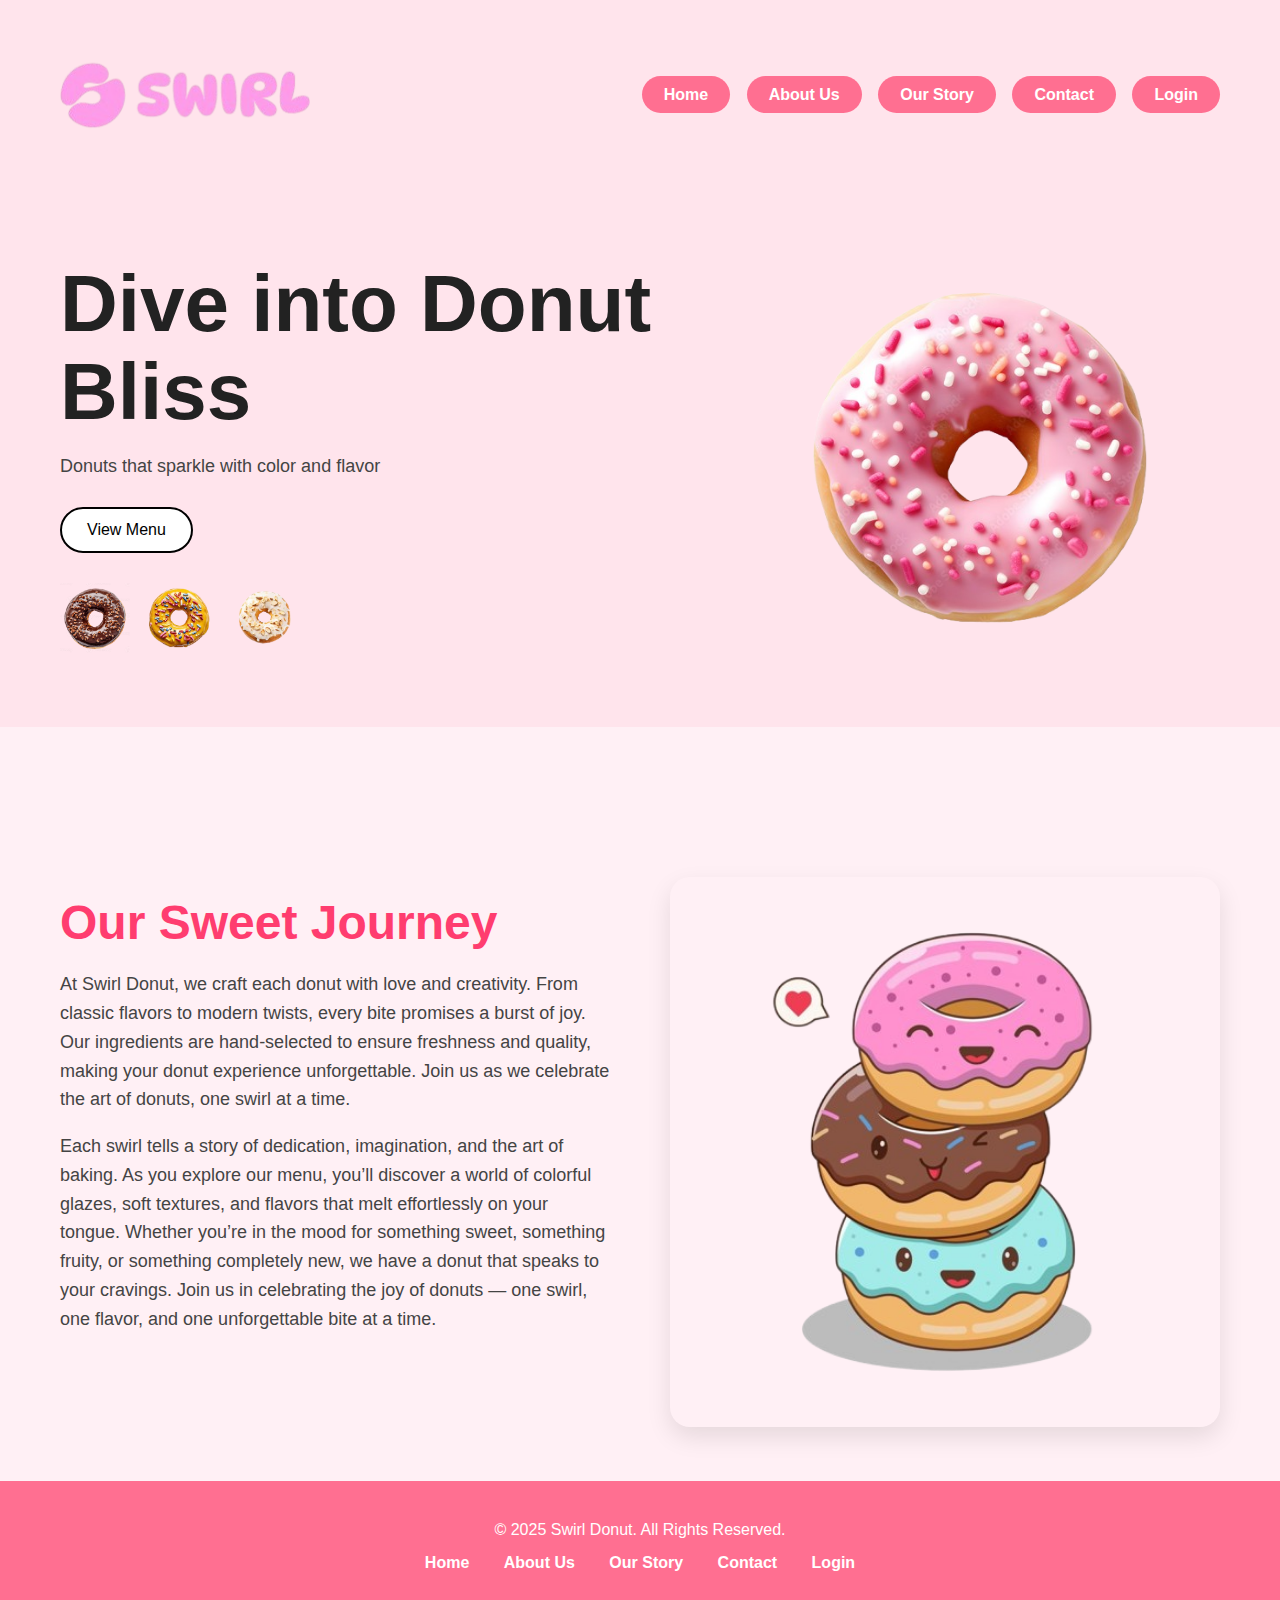
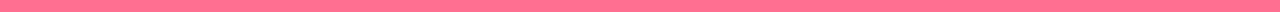
<file: index.html>
<!DOCTYPE html>
<html lang="en">
   <head>
      <meta charset="UTF-8">
      <title>Swirl</title>
      <link rel="stylesheet" href="style.css">
   </head>
   <body>
      <!-- NAVBAR -->
      <header class="navbar">
         <div class="logo-area">
            <img src="logo2.png" alt="Logo" class="logo">
         </div>
         <nav>
            <a href="index.html" class="nav-btn">Home</a>
            <a href="about-us.html" class="nav-btn">About Us</a>
            <a href="index.html#story" class="nav-btn">Our Story</a>
            <a href="contact.html" class="nav-btn">Contact</a>
            <a href="#" id="loginBtn" class="nav-btn">Login</a>
         </nav>
      </header>
      <!-- HERO SECTION -->
      <section class="hero" id="home">
         <div class="left">
            <h1>Dive into Donut Bliss</h1>
            <p class="desc">
               Donuts that sparkle with color and flavor
            </p>
            <div class="buttons">
               <a href="menu.html" ><button class="menu-btn">View Menu</button></a>
            </div>
            <div class="small-donuts">
               <img src="donut1.png" alt="">
               <img src="donut2.png" alt="">
               <img src="donut3.png" alt="">
            </div>
         </div>
         <div class="right">
            <img src="main-donut.png" class="big-donut" alt="">
         </div>
         <!-- LOGIN POPUP -->
         <div id="loginPopup" class="popup-overlay">
            <div class="popup-box">
               <h2>Login</h2>
               <label>Email</label>
               <input type="email" id="emailInput" placeholder="Enter your email">
               <label>Password</label>
               <input type="password" id="passInput" placeholder="Enter your password">
               <div class="popup-buttons">
                  <button id="closePopup">Cancel</button>
                  <button id="loginSubmit">Login</button>
               </div>
            </div>
         </div>
      </section>
      <!-- ABOUT / INFO SECTION -->
      <section class="info-section" id="story">
         <div class="info-content">
            <div class="info-text">
               <h2>Our Sweet Journey</h2>
               <p>
                  At Swirl Donut, we craft each donut with love and creativity. From classic flavors to modern twists,
                  every bite promises a burst of joy. Our ingredients are hand-selected to ensure freshness and 
                  quality, making your donut experience unforgettable. Join us as we celebrate the art of donuts, 
                  one swirl at a time.
               </p>
               <br>
               <p>
                  Each swirl tells a story of dedication, imagination, and the art of baking. As you 
                  explore our menu, you’ll discover a world of colorful glazes, soft textures, 
                  and flavors that melt effortlessly on your tongue. Whether you’re in the mood 
                  for something sweet, something fruity, or something completely new, we have a donut 
                  that speaks to your cravings. Join us in celebrating the joy of donuts — one swirl, 
                  one flavor, and one unforgettable bite at a time.
               </p>
            </div>
            <div class="info-image">
               <img src="donut6.png" alt="Delicious Donut">
            </div>
         </div>
      </section>
      <!-- FOOTER -->
      <footer class="site-footer">
         <div class="footer-content">
            <p>&copy; 2025 Swirl Donut. All Rights Reserved.</p>
            <div class="footer-links">
               <a href="index.html">Home</a>
               <a href="about-us.html">About Us</a>
               <a href="#story">Our Story</a>
               <a href="contact.html">Contact</a>
               <a href="#">Login</a>
            </div>
         </div>
      </footer>
      <script src="script.js"></script>
   </body>
</html>
</file>
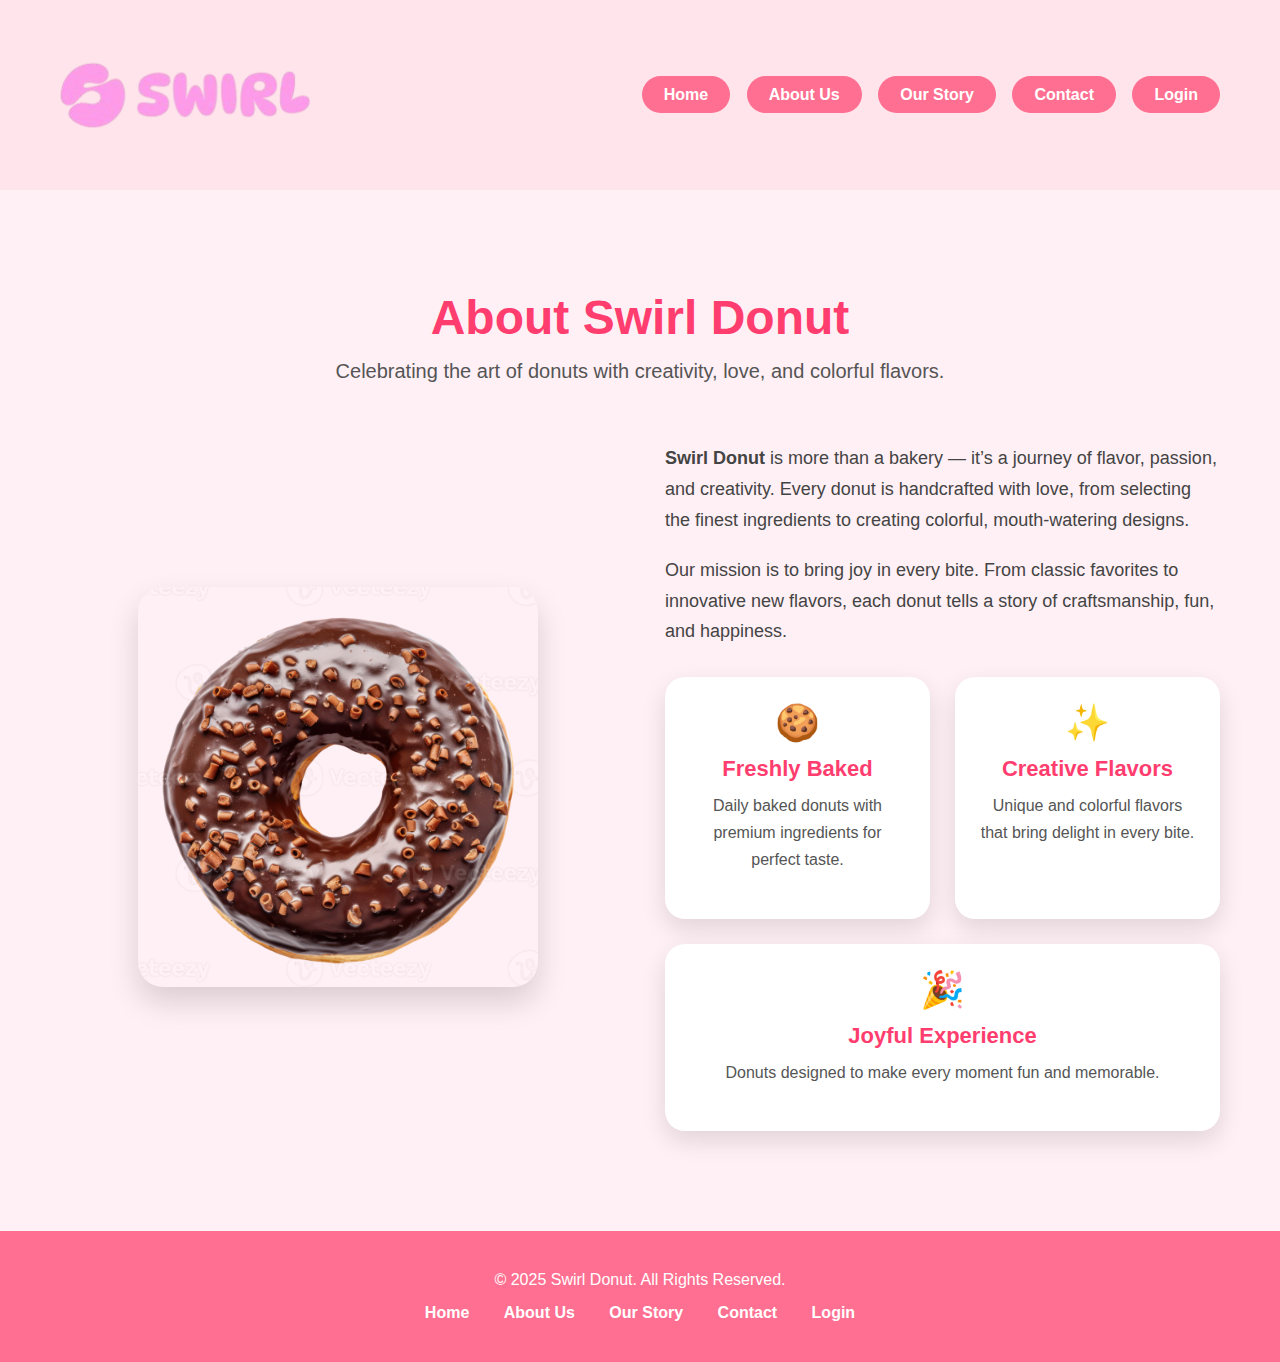
<file: about-us.html>
<!DOCTYPE html>
<html lang="en">
   <head>
      <meta charset="UTF-8">
      <title>About Us - Swirl Donut</title>
      <link rel="stylesheet" href="style.css">
   </head>
   <body>
      <!-- NAVBAR -->
      <header class="navbar">
         <div class="logo-area">
            <img src="logo2.png" alt="Logo" class="logo">
         </div>
         <nav>
            <a href="index.html" class="nav-btn">Home</a>
            <a href="about-us.html" class="nav-btn">About Us</a>
            <a href="index.html#story" class="nav-btn">Our Story</a>
            <a href="contact.html" class="nav-btn">Contact</a>
            <a href="#" id="loginBtn" class="nav-btn">Login</a>
         </nav>
      </header>
      <section class="about-pro" id="about">
         <div class="container">
            <!-- Header -->
            <div class="about-header">
               <h2>About Swirl Donut</h2>
               <p>Celebrating the art of donuts with creativity, love, and colorful flavors.</p>
            </div>
            <!-- Content -->
            <div class="about-content">
               <!-- Left Image -->
               <div class="about-img">
                  <img src="donut1.png" alt="About Donut">
               </div>
               <!-- Right Text & Highlights -->
               <div class="about-text">
                  <p>
                     <b>Swirl Donut</b> is more than a bakery — it’s a journey of flavor, passion, and creativity.  
                     Every donut is handcrafted with love, from selecting the finest ingredients  
                     to creating colorful, mouth-watering designs.
                  </p>
                  <p>
                     Our mission is to bring joy in every bite. From classic favorites to innovative new flavors,  
                     each donut tells a story of craftsmanship, fun, and happiness.
                  </p>
                  <!-- Highlights -->
                  <div class="about-highlights">
                     <div class="highlight">
                        <span class="icon">&#x1F36A;</span>
                        <h4>Freshly Baked</h4>
                        <p>Daily baked donuts with premium ingredients for perfect taste.</p>
                     </div>
                     <div class="highlight">
                        <span class="icon">&#x2728;</span>
                        <h4>Creative Flavors</h4>
                        <p>Unique and colorful flavors that bring delight in every bite.</p>
                     </div>
                     <div class="highlight">
                        <span class="icon">&#x1F389;</span>
                        <h4>Joyful Experience</h4>
                        <p>Donuts designed to make every moment fun and memorable.</p>
                     </div>
                  </div>
               </div>
            </div>
         </div>
      </section>
      <!-- FOOTER -->
      <footer class="site-footer">
         <div class="footer-content">
            <p>&copy; 2025 Swirl Donut. All Rights Reserved.</p>
            <div class="footer-links">
               <a href="index.html">Home</a>
               <a href="about-us.html">About Us</a>
               <a href="#story">Our Story</a>
               <a href="contact.html">Contact</a>
               <a href="#">Login</a>
            </div>
         </div>
      </footer>
      <script src="script.js"></script>
   </body>
</html>
</file>
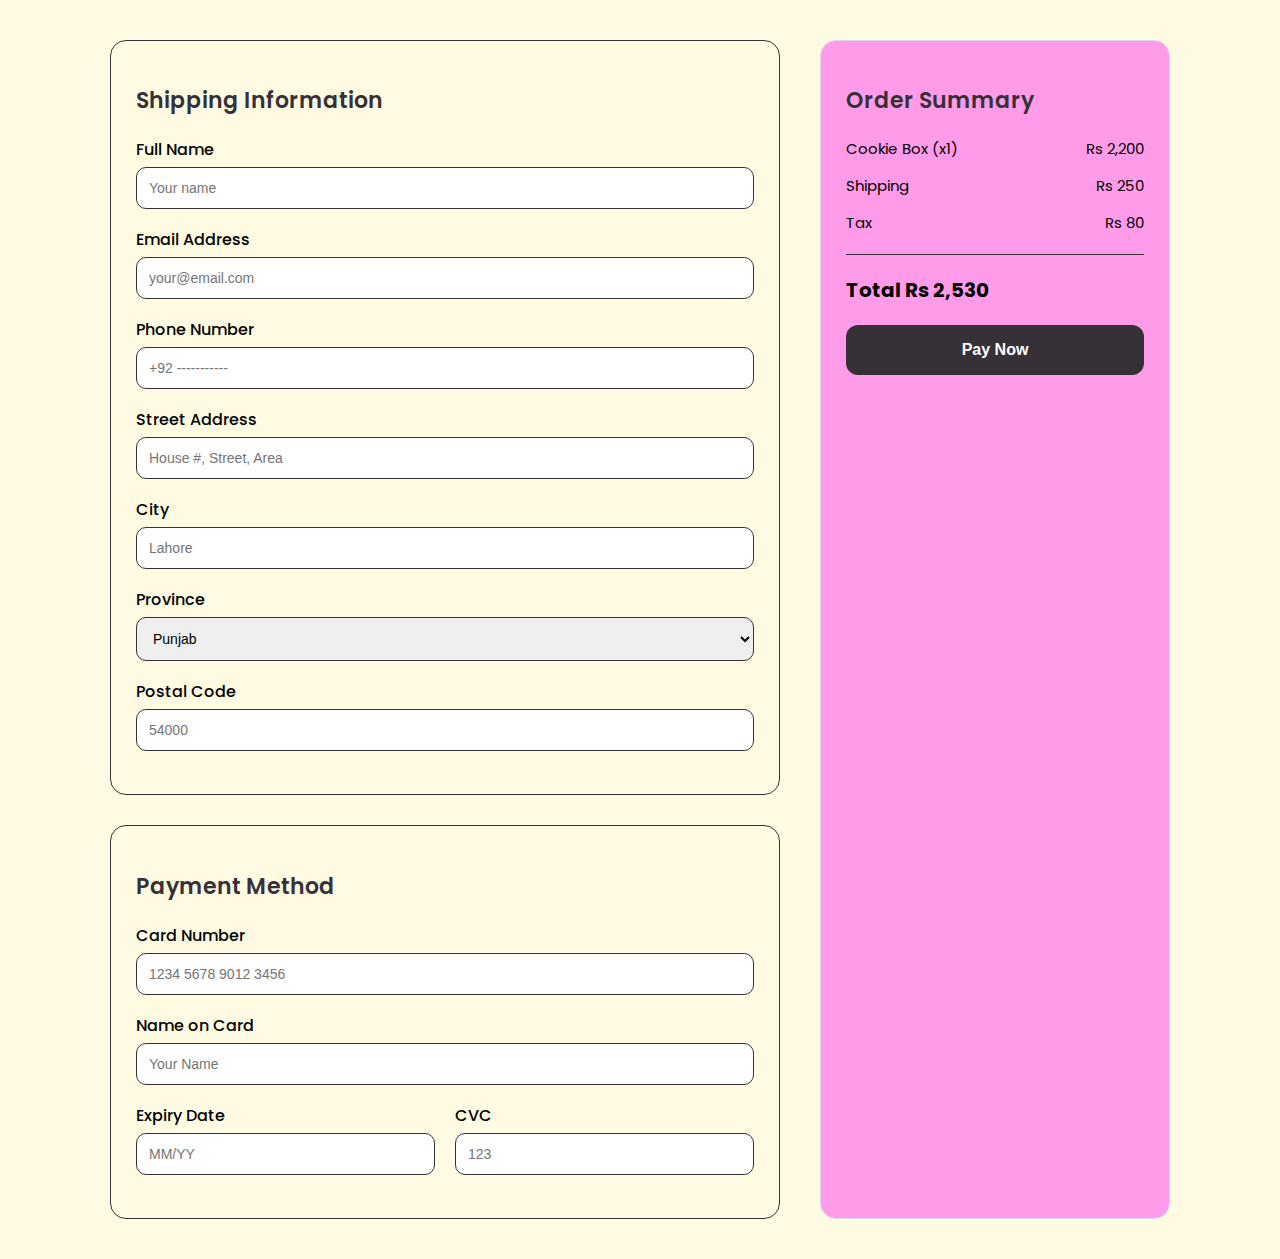
<file: Checkout.html>
<!doctype html>
<html lang="en">
<head>
<meta charset="utf-8" />
<meta name="viewport" content="width=device-width,initial-scale=1" />
<title>Checkout</title>

<link href="https://fonts.googleapis.com/css2?family=Poppins:wght@300;400;500;600;700&display=swap" rel="stylesheet">

<style>
  :root{
    --offwhite: #fffbe2;
    --pink: #ff9be9;
    --black: #363137;
  }

  * { box-sizing: border-box; }
  body {
    margin: 0;
    font-family: "Poppins", sans-serif;
    background:var(--offwhite);
    color: var(--text-dark);
  }

  .container {
    max-width: 1100px;
    margin: 40px auto;
    padding: 0 20px;
    display: grid;
    grid-template-columns: 1fr 350px;
    gap: 40px;
  }

  /* Section titles */
  h2 {
    font-size: 22px;
    font-weight: 600;
    color: var(--black);
    margin-bottom: 20px;
  }

  .section {
    border: 1px solid var(--black);
    padding: 25px;
    border-radius: 16px;
  }

  label {
    font-weight: 500;
    margin-bottom: 5px;
    display: block;
  }

  input, select {
    width: 100%;
    padding: 12px;
    border-radius: 10px;
    border: 1px solid var(--black);
    outline: none;
    margin-bottom: 18px;
    font-size: 14px;
  }

  input:focus, select:focus {
    border-color: var(--black);
  }

  /* Order summary box */
  .summary {
    background: var(--pink);
    padding: 25px;
    border-radius: 16px;
    border: 1px solid #d9d9ef;
  }

  .summary-item {
    display: flex;
    justify-content: space-between;
    margin: 14px 0;
    font-size: 15px;
  }

  .summary-total {
    font-size: 20px;
    font-weight: 700;
    margin-top: 20px;
    border-top: 1px solid var(--black);
    padding-top: 20px;
  }

  .btn-pay {
    width: 100%;
    background: var(--black);
    color: #fff;
    padding: 16px;
    border: none;
    border-radius: 12px;
    font-size: 16px;
    font-weight: 600;
    cursor: pointer;
    margin-top: 20px;
  }

  .btn-pay:hover {
    background: grey;
  }

  /* Mobile responsive */
  @media (max-width: 900px) {
    .container {
      grid-template-columns: 1fr;
    }
  }
</style>
</head>
<body>

<div class="container">

  <!-- LEFT SIDE : FORM -->
  <div>

    <!-- Shipping -->
    <div class="section">
      <h2>Shipping Information</h2>

      <label>Full Name</label>
      <input type="text" placeholder="Your name">

      <label>Email Address</label>
      <input type="email" placeholder="your@email.com">

      <label>Phone Number</label>
      <input type="text" placeholder="+92 -----------">

      <label>Street Address</label>
      <input type="text" placeholder="House #, Street, Area">

      <label>City</label>
      <input type="text" placeholder="Lahore">

      <label>Province</label>
      <select>
        <option>Punjab</option>
        <option>Sindh</option>
        <option>KPK</option>
        <option>Balochistan</option>
        <option>Gilgit Baltistan</option>
      </select>

      <label>Postal Code</label>
      <input type="text" placeholder="54000">

    </div>

    <!-- Payment -->
    <div class="section" style="margin-top:30px;">
      <h2>Payment Method</h2>

      <label>Card Number</label>
      <input type="text" placeholder="1234 5678 9012 3456">

      <label>Name on Card</label>
      <input type="text" placeholder="Your Name">

      <div style="display:flex; gap:20px;">
        <div style="flex:1;">
          <label>Expiry Date</label>
          <input type="text" placeholder="MM/YY">
        </div>
        <div style="flex:1;">
          <label>CVC</label>
          <input type="text" placeholder="123">
        </div>
      </div>
    </div>

  </div>

  <!-- RIGHT SIDE : ORDER SUMMARY -->
  <div class="summary">

    <h2>Order Summary</h2>

    <div class="summary-item">
      <span>Cookie Box (x1)</span>
      <span>Rs 2,200</span>
    </div>
    <div class="summary-item">
      <span>Shipping</span>
      <span>Rs 250</span>
    </div>
    <div class="summary-item">
      <span>Tax</span>
      <span>Rs 80</span>
    </div>

    <div class="summary-total">
      <span>Total</span>
      <span>Rs 2,530</span>
    </div>

    <button class="btn-pay">Pay Now</button>

  </div>

</div>

</body>
</html>
</file>
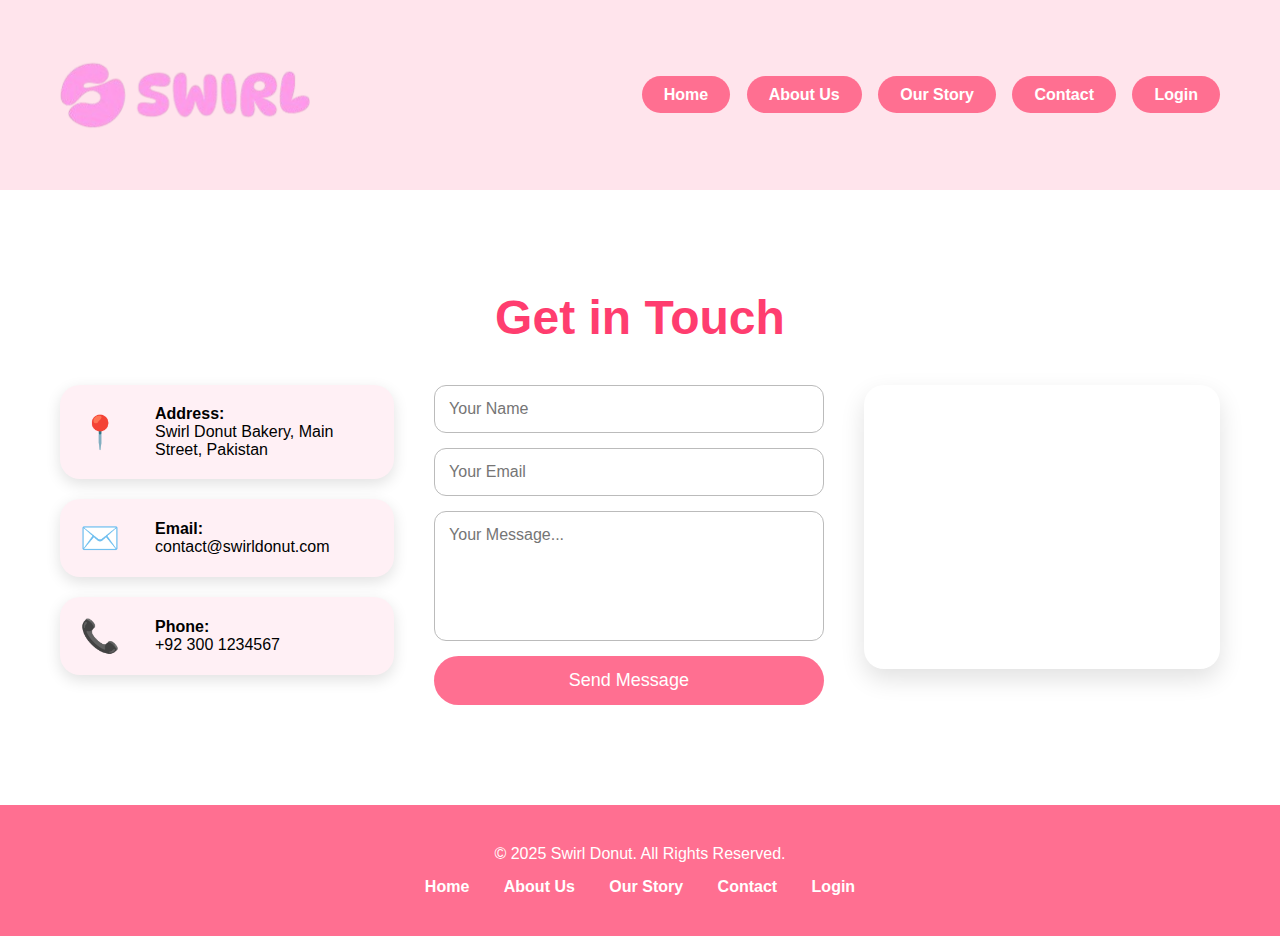
<file: contact.html>
<!DOCTYPE html>
<html lang="en">
   <head>
      <meta charset="UTF-8">
      <title>Contact Us - Swirl Donut</title>
      <link rel="stylesheet" href="style.css">
   </head>
   <body>
      <!-- NAVBAR -->
      <header class="navbar">
         <div class="logo-area">
            <img src="logo2.png" alt="Logo" class="logo">
         </div>
         <nav>
            <a href="index.html" class="nav-btn">Home</a>
            <a href="about-us.html" class="nav-btn">About Us</a>
            <a href="index.html#story" class="nav-btn">Our Story</a>
            <a href="contact.html" class="nav-btn">Contact</a>
            <a href="#" id="loginBtn" class="nav-btn">Login</a>
         </nav>
      </header>
      <section class="contact-pro" id="contact">
         <h2>Get in Touch</h2>
         <div class="contact-container">
            <!-- CONTACT INFO -->
            <div class="contact-info">
               <div class="info-item">
                  <span class="icon">&#x1F4CD;</span>
                  <p><b>Address:</b><br> Swirl Donut Bakery, Main Street, Pakistan</p>
               </div>
               <div class="info-item">
                  <span class="icon">&#x2709;&#xFE0F;</span>
                  <p><b>Email:</b><br> contact@swirldonut.com</p>
               </div>
               <div class="info-item">
                  <span class="icon">&#x1F4DE;</span>
                  <p><b>Phone:</b><br> +92 300 1234567</p>
               </div>
            </div>
            <!-- CONTACT FORM -->
            <form class="contact-form-pro">
               <input type="text" placeholder="Your Name" required>
               <input type="email" placeholder="Your Email" required>
               <textarea placeholder="Your Message..." required></textarea>
               <button type="submit" class="send-btn-pro">Send Message</button>
            </form>
            <!-- MAP AREA -->
            <div class="contact-map">
               <iframe 
                  src="https://www.google.com/maps/embed?pb=!1m18!1m12!1m3!1d3621.292873665997!2d67.0305!3d24.8607!2m3!1f0!2f0!3f0!3m2!1i1024!2i768!4f13.1!3m3!1m2!1s0x0%3A0x0!2zMjTCsDUxJzM4LjUiTiA2N8KwMDEnNDkuOCJF!5e0!3m2!1sen!2s!4v123456789"
                  width="100%" height="280" style="border:0;" allowfullscreen="" loading="lazy">
               </iframe>
            </div>
         </div>
      </section>
      <!-- FOOTER -->
      <footer class="site-footer">
         <div class="footer-content">
            <p>&copy; 2025 Swirl Donut. All Rights Reserved.</p>
            <div class="footer-links">
               <a href="index.html">Home</a>
               <a href="about-us.html">About Us</a>
               <a href="#story">Our Story</a>
               <a href="contact.html">Contact</a>
               <a href="#">Login</a>
            </div>
         </div>
      </footer>
      <script src="script.js"></script>
   </body>
</html>
</file>
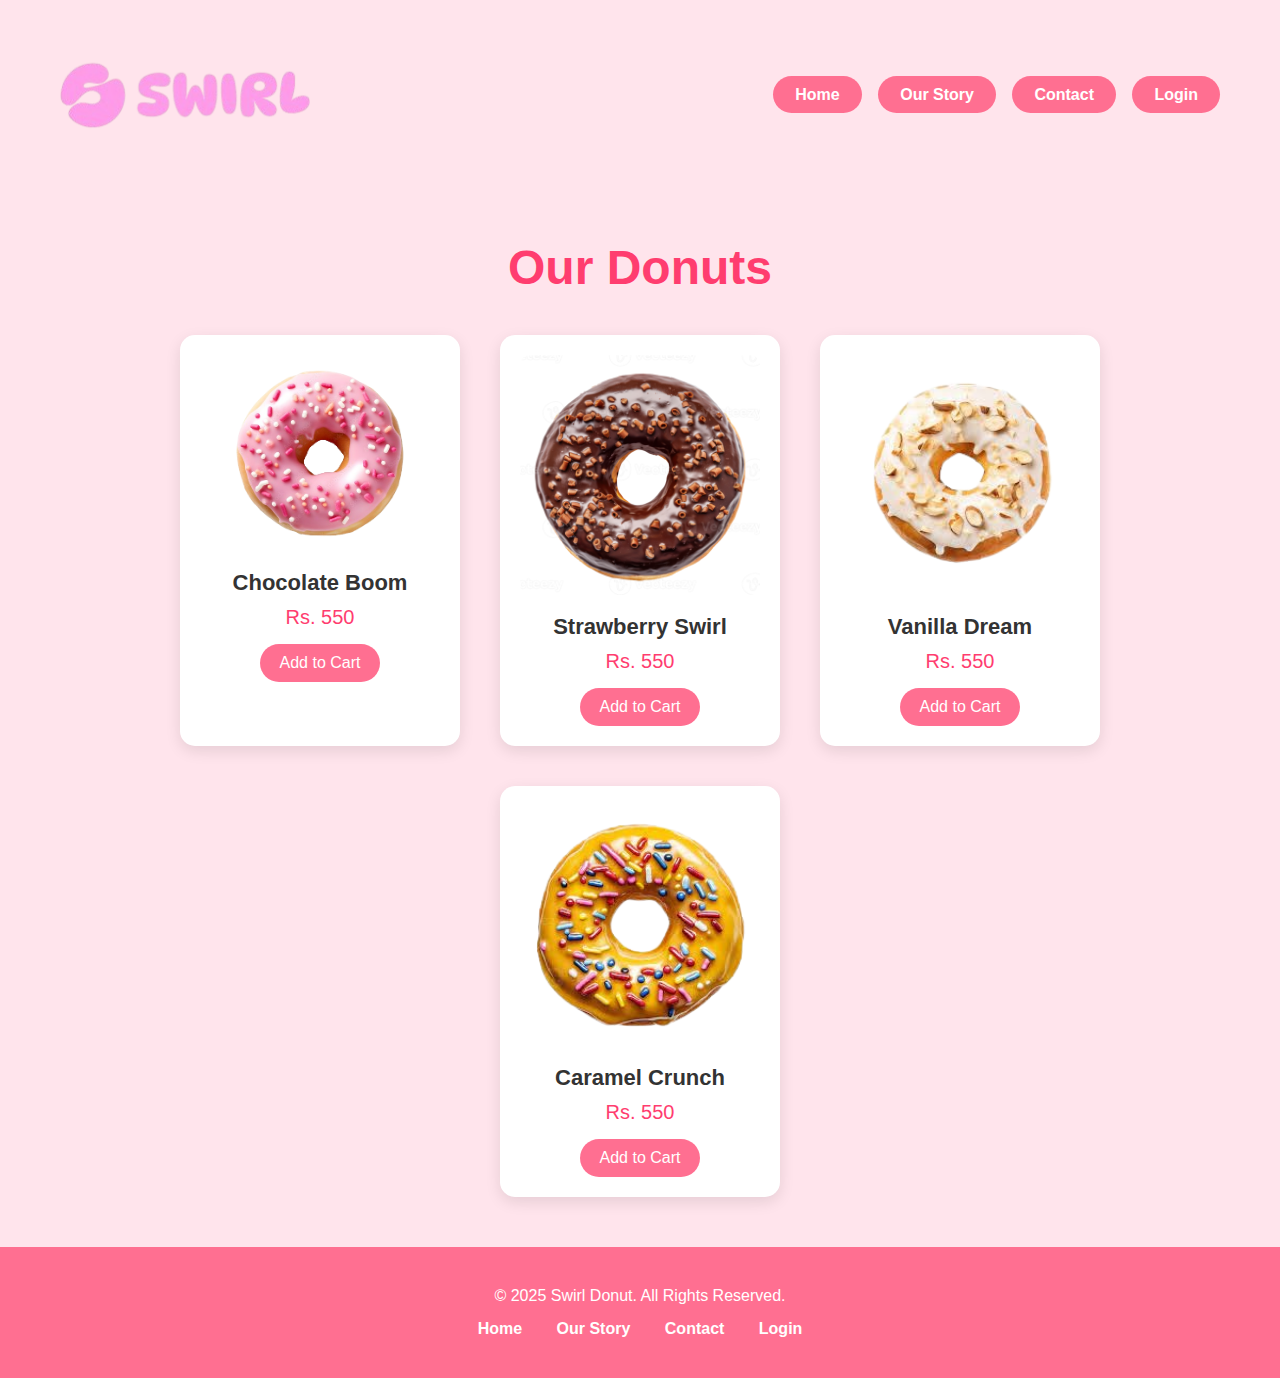
<file: menu.html>
<!DOCTYPE html>
<html lang="en">
<head>
    <meta charset="UTF-8">
    <title>Menu - Swirl</title>
    <style>
        * {
            margin: 0;
            padding: 0;
            box-sizing: border-box;
            font-family: Arial, Helvetica, sans-serif;
        }

        body {
            background: #ffe4ec;
            overflow-x: hidden;
        }

        /* NAVBAR */
        .navbar {
            width: 100%;
            padding: 20px 60px;
            display: flex;
            justify-content: space-between;
            align-items: center;
        }

        .logo-area {
            display: flex;
            align-items: center;
            gap: 10px;
        }

        .logo {
            width: 250px;
        }

        /* Buttons at top */
        nav .nav-btn {
            padding: 10px 22px;
            margin-left: 12px;
            background-color: #ff6f91;
            color: white;
            border-radius: 30px;
            text-decoration: none;
            font-weight: 600;
            transition: 0.3s ease;
        }

        /* Hover effect */
        nav .nav-btn:hover {
            background-color: #ff3d6f;
            transform: scale(1.12);
            box-shadow: 0px 4px 15px rgba(255, 60, 120, 0.5);
        }

        /* MENU SECTION */
        .menu-section {
            padding: 50px 60px;
            text-align: center;
        }

        .menu-title {
            font-size: 48px;
            margin-bottom: 40px;
            color: #ff3d6f;
        }

        .menu-items {
            display: flex;
            flex-wrap: wrap;
            justify-content: center;
            gap: 40px;
        }

        .menu-item {
            background: white;
            border-radius: 15px;
            padding: 20px;
            width: 280px;
            box-shadow: 0 5px 15px rgba(0,0,0,0.1);
            transition: 0.3s ease;
        }

        .menu-item:hover {
            transform: translateY(-5px);
            box-shadow: 0 10px 25px rgba(0,0,0,0.15);
        }

        .menu-item img {
            width: 100%;
            border-radius: 10px;
            margin-bottom: 15px;
        }

        .item-name {
            font-size: 22px;
            font-weight: bold;
            margin-bottom: 10px;
            color: #333;
        }

        .item-price {
            font-size: 20px;
            margin-bottom: 15px;
            color: #ff3d6f;
        }

        .add-to-cart {
            padding: 10px 20px;
            background-color: #ff6f91;
            color: white;
            border: none;
            border-radius: 30px;
            font-size: 16px;
            cursor: pointer;
            transition: 0.3s ease;
            text-decoration: none;
            display: inline-block;
        }

        .add-to-cart:hover {
            background-color: #ff3d6f;
            transform: scale(1.05);
        }

        /* FOOTER */
        .site-footer {
            background-color: #ff6f91;
            color: white;
            padding: 40px 60px;
            text-align: center;
        }

        .site-footer .footer-links {
            margin-top: 15px;
        }

        .site-footer .footer-links a {
            color: white;
            margin: 0 15px;
            text-decoration: none;
            font-weight: 600;
            transition: 0.3s;
        }

        .site-footer .footer-links a:hover {
            color: #fff0f5;
            text-decoration: underline;
        }
    </style>
</head>

<body>
    <!-- NAVBAR -->
    <header class="navbar">
        <div class="logo-area">
            <img src="logo2.png" alt="Logo" class="logo">
        </div>

        <nav>
            <a href="index.html" class="nav-btn">Home</a>
            <a href="index.html#story" class="nav-btn">Our Story</a>
            <a href="contact.html" class="nav-btn">Contact</a>
            <a href="#" id="loginBtn" class="nav-btn">Login</a>
        </nav>
    </header>

    <!-- MENU SECTION -->
    <section class="menu-section">
        <h1 class="menu-title">Our Donuts</h1>
        
        <div class="menu-items">
            <div class="menu-item">
                <img src="menu1.png" alt="Chocolate Boom">
                <div class="item-name">Chocolate Boom</div>
                <div class="item-price">Rs. 550</div>
                <a href="Cart.html" class="add-to-cart">Add to Cart</a>
            </div>
            
            <div class="menu-item">
                <img src="menu2.png" alt="Strawberry Swirl">
                <div class="item-name">Strawberry Swirl</div>
                <div class="item-price">Rs. 550</div>
                <a href="Cart.html" class="add-to-cart">Add to Cart</a>
            </div>
            
            <div class="menu-item">
                <img src="menu3.png" alt="Vanilla Dream">
                <div class="item-name">Vanilla Dream</div>
                <div class="item-price">Rs. 550</div>
                <a href="Cart.html" class="add-to-cart">Add to Cart</a>
            </div>
            
            <div class="menu-item">
                <img src="menu4.png" alt="Caramel Crunch">
                <div class="item-name">Caramel Crunch</div>
                <div class="item-price">Rs. 550</div>
                <a href="Cart.html" class="add-to-cart">Add to Cart</a>
            </div>
        </div>
    </section>

    <!-- FOOTER -->
    <footer class="site-footer">
        <div class="footer-content">
            <p>&copy; 2025 Swirl Donut. All Rights Reserved.</p>
            <div class="footer-links">
                <a href="index.html">Home</a>
                <a href="#story">Our Story</a>
                <a href="contact.html">Contact</a>
                <a href="#">Login</a>
            </div>
        </div>
    </footer>

    <script>
        // Simple function to show a quick message when adding to cart
        document.querySelectorAll('.add-to-cart').forEach(button => {
            button.addEventListener('click', function(e) {
                // Optional: You can add a quick confirmation here
                // alert('Added to cart! Going to cart page...');
                
                // The page will automatically navigate to Cart.html
                // because it's a regular link
            });
        });
    </script>
    
</body>
</html>
</file>
<file: style.css>
/* Global Styles */
* {
    margin: 0;
    padding: 0;
    box-sizing: border-box;
    font-family: Arial, Helvetica, sans-serif;
    
}

body {
    background: #ffe4ec;
    overflow-x: hidden;
}

/* NAVBAR */
.navbar {
    width: 100%;
    padding: 20px 60px;
    display: flex;
    justify-content: space-between;
    align-items: center;
}

.logo-area {
    display: flex;
    align-items: center;
    gap: 10px;
}

.logo {
    width: 250px;
}

.brand {
    font-size: 28px;
    font-weight: bold;
    color: #333;
}

/* Buttons at top */
nav .nav-btn {
    padding: 10px 22px;
    margin-left: 12px;
    background-color: #ff6f91;
    color: white;
    border-radius: 30px;
    text-decoration: none;
    font-weight: 600;
    transition: 0.3s ease;
}

/* Hover effect — same as Order Now */
nav .nav-btn:hover {
    background-color: #ff3d6f;
    transform: scale(1.12);
    box-shadow: 0px 4px 15px rgba(255, 60, 120, 0.5);
}

/* HERO SECTION */
.hero {
    display: flex;
    justify-content: space-between;
    align-items: center;
    padding: 70px 60px;
}

.left h1 {
    font-size: 80px;
    line-height: 1.1;
    margin-bottom: 20px;
    color: #222;
}

.desc {
    width: 360px;
    font-size: 18px;
    color: #444;
    margin-bottom: 30px;
}

/* Main buttons */
.buttons {
    display: flex;
    gap: 20px;
    margin-bottom: 30px;
}

.order {
    padding: 12px 25px;
    background-color: #ff6f91;
    border: none;
    color: white;
    font-size: 16px;
    border-radius: 30px;
    cursor: pointer;
    transition: 0.3s ease;
}

.order:hover {
    background-color: #ff3d6f;
    transform: scale(1.12);
    box-shadow: 0px 4px 15px rgba(255, 60, 120, 0.5);
}

/* View Menu button */
.menu-btn {
    padding: 12px 25px;
    background-color: white;
    border: 2px solid black;
    font-size: 16px;
    border-radius: 30px;
    cursor: pointer;
    transition: 0.3s ease;
}

.menu-btn:hover {
    transform: scale(1.12);
    border-color: #ff3d6f;
    color: #ff3d6f;
}

/* Small donuts */
.small-donuts img {
    width: 70px;
    margin-right: 10px;
    transition: 0.3s ease;
}

.small-donuts img:hover {
    transform: scale(1.15);
}

/* Floating big donut */
.big-donut {
    width: 480px;
    animation: float 3s infinite ease-in-out;
}

@keyframes float {
    0% { transform: translateY(0); }
    50% { transform: translateY(-18px); }
    100% { transform: translateY(0); }
}
/* ---------- LOGIN POPUP ---------- */
.popup-overlay {
    position: fixed;
    top: 0;
    left: 0;
    width: 100%;
    height: 100%;
    background: rgba(0,0,0,0.5);
    display: none;
    justify-content: center;
    align-items: center;
    z-index: 999;
}

.popup-box {
    background: #fff;
    width: 350px;
    padding: 25px;
    border-radius: 20px;
    box-shadow: 0 0 20px rgba(0,0,0,0.2);
    animation: popupScale 0.3s ease;
}

@keyframes popupScale {
    0% { transform: scale(0.6); opacity: 0; }
    100% { transform: scale(1); opacity: 1; }
}

.popup-box h2 {
    text-align: center;
    margin-bottom: 20px;
}

.popup-box label {
    font-weight: bold;
}

.popup-box input {
    width: 100%;
    padding: 10px;
    margin: 8px 0 18px;
    border-radius: 8px;
    border: 1px solid #888;
}

.popup-buttons {
    display: flex;
    justify-content: space-between;
}

#closePopup,
#loginSubmit {
    padding: 10px 20px;
    border: none;
    border-radius: 8px;
    cursor: pointer;
    font-weight: bold;
}

#closePopup {
    background: #ccc;
}

#loginSubmit {
    background: #ff6f91;
    color: white;
}

#loginSubmit:hover {
    background: #ff3d6f;
}
html {
    scroll-behavior: smooth;
}

/* Popup background */
.popup {
    position: fixed;
    top: 0;
    left: 0;
    width: 100%;
    height: 100%;
    display: none;
    background: rgba(0,0,0,0.5);
    justify-content: center;
    align-items: center;
}

/* Popup box */
.popup-box {
    background: white;
    padding: 25px;
    width: 330px;
    border-radius: 15px;
    display: flex;
    flex-direction: column;
    gap: 12px;
}

.popup-box input,
.popup-box textarea {
    padding: 10px;
    border: 1px solid #aaa;
    border-radius: 8px;
    width: 100%;
}

.popup-box textarea {
    height: 80px;
}

.cancel {
    background: gray;
    color: white;
    border: none;
    padding: 10px;
    border-radius: 8px;
}

/* INFO SECTION */
.info-section {
  display: flex;
  justify-content: center;
  padding: 100px 60px;
  background-color: #fff0f5;
  overflow: hidden;
}

.info-content {
  display: flex;
  align-items: center;
  gap: 60px;
  max-width: 1200px;
}

.info-text {
  flex: 1;
  margin-top: -80px;
  transform: translateY(50px);
  transition: 1s ease;
}

.info-text h2 {
  font-size: 48px;
  margin-bottom: 20px;
  color: #ff3d6f;
  
}

.info-text p {
  font-size: 18px;
  line-height: 1.6;
  color: #444;
}

.info-image {
  flex: 1;
  
  transform: translateY(50px);
  transition: 1s ease;
}

.info-image img {
  width: 100%;
  border-radius: 20px;
  box-shadow: 0 10px 25px rgba(0,0,0,0.1);
}



/* FOOTER */
.site-footer {
  background-color: #ff6f91;
  color: white;
  padding: 40px 60px;
  text-align: center;
}

.site-footer .footer-links {
  margin-top: 15px;
}

.site-footer .footer-links a {
  color: white;
  margin: 0 15px;
  text-decoration: none;
  font-weight: 600;
  transition: 0.3s;
}

.site-footer .footer-links a:hover {
  color: #fff0f5;
  text-decoration: underline;
}

/* -----------------------------------
      ⭐ ABOUT US (Modern Card Look)
--------------------------------------*/
.about-pro {
    padding: 100px 60px;
    background: #fff0f5;
}

.about-card {
    display: flex;
    padding: 50px;
    background: #ffffff;
    border-radius: 25px;
    box-shadow: 0 10px 25px rgba(0,0,0,0.12);
    gap: 40px;
}

.about-left h2 {
    font-size: 48px;
    color: #ff3d6f;
    margin-bottom: 15px;
}

.about-left p {
    color: #444;
    font-size: 18px;
    line-height: 1.7;
    margin-bottom: 15px;
}

.about-right img {
    width: 360px;
    border-radius: 20px;
    transition: 0.3s ease;
    box-shadow: 0px 10px 25px rgba(0,0,0,0.15);
}

.about-right img:hover {
    transform: scale(1.07);
}

/* ---------------------------
    ⭐ About Us Section (Detailed)
----------------------------*/
.about-pro {
    padding: 100px 60px;
    background: #fff0f5;
}

.about-header {
    text-align: center;
    margin-bottom: 60px;
}

.about-header h2 {
    font-size: 48px;
    color: #ff3d6f;
    margin-bottom: 15px;
}

.about-header p {
    font-size: 20px;
    color: #555;
}

.about-content {
    display: flex;
    align-items: center;
    justify-content: space-between;
    gap: 50px;
    flex-wrap: wrap;
}

.about-img {
    flex: 1;
    display: flex;
    justify-content: center;
}

.about-img img {
    width: 400px;
    border-radius: 25px;
    box-shadow: 0px 15px 30px rgba(0,0,0,0.15);
    transition: 0.3s ease;
}

.about-img img:hover {
    transform: scale(1.05) rotate(-2deg);
}

.about-text {
    flex: 1;
}

.about-text p {
    font-size: 18px;
    color: #444;
    line-height: 1.7;
    margin-bottom: 20px;
}

.about-highlights {
    display: flex;
    flex-wrap: wrap;
    gap: 25px;
    margin-top: 30px;
}

.highlight {
    background: #fff;
    flex: 1 1 200px;
    padding: 25px;
    border-radius: 20px;
    box-shadow: 0px 10px 25px rgba(0,0,0,0.12);
    text-align: center;
    transition: 0.3s;
}

.highlight:hover {
    transform: translateY(-5px) scale(1.02);
}

.highlight .icon {
    font-size: 36px;
    color: #ff3d6f;
    margin-bottom: 12px;
    display: inline-block;
}

.highlight h4 {
    font-size: 22px;
    color: #ff3d6f;
    margin-bottom: 10px;
}

.highlight p {
    font-size: 16px;
    color: #555;
}


/* -----------------------------------
      ⭐ CONTACT US (Advanced Layout)
--------------------------------------*/
.contact-pro {
    padding: 100px 60px;
    background: #ffffff;
}

.contact-pro h2 {
    text-align: center;
    font-size: 48px;
    color: #ff3d6f;
    margin-bottom: 40px;
}

.contact-container {
    display: flex;
    justify-content: space-between;
    align-items: flex-start;
    gap: 40px;
}

/* CONTACT INFO */
.contact-info {
    width: 30%;
}

.info-item {
    background: #fff0f5;
    padding: 20px;
    border-radius: 20px;
    box-shadow: 0 5px 15px rgba(0,0,0,0.12);
    display: flex;
    align-items: center;
    gap: 15px;
    margin-bottom: 20px;
}

.info-item .icon {
    width: 60px;
    transition: .3s;
}

.info-item:hover .icon {
    transform: rotate(8deg) scale(1.1);
}

/* CONTACT FORM */
.contact-form-pro {
    width: 35%;
    display: flex;
    flex-direction: column;
    gap: 15px;
}

.contact-form-pro input,
.contact-form-pro textarea {
    padding: 14px;
    border-radius: 12px;
    border: 1px solid #bbb;
    font-size: 16px;
}

.contact-form-pro textarea {
    height: 130px;
    resize: none;
}

.send-btn-pro {
    background: #ff6f91;
    border: none;
    padding: 14px;
    border-radius: 30px;
    color: white;
    font-size: 18px;
    cursor: pointer;
    transition: .3s;
}

.send-btn-pro:hover {
    background: #ff3d6f;
    transform: scale(1.08);
}

/* MAP STYLE */
.contact-map {
    width: 32%;
    border-radius: 20px;
    overflow: hidden;
    box-shadow: 0 10px 25px rgba(0,0,0,0.12);
}

/* ---------------------------
      CONTACT INFO ICONS
----------------------------*/
.info-item {
    background: #fff0f5;
    padding: 20px;
    border-radius: 20px;
    box-shadow: 0 5px 15px rgba(0,0,0,0.12);
    display: flex;
    align-items: center;
    gap: 15px;
    margin-bottom: 20px;
    transition: 0.3s;
}

.info-item:hover {
    transform: translateY(-3px);
}

.info-item .icon {
    font-size: 32px;
    color: #ff3d6f;
    flex-shrink: 0;
}
</file>
